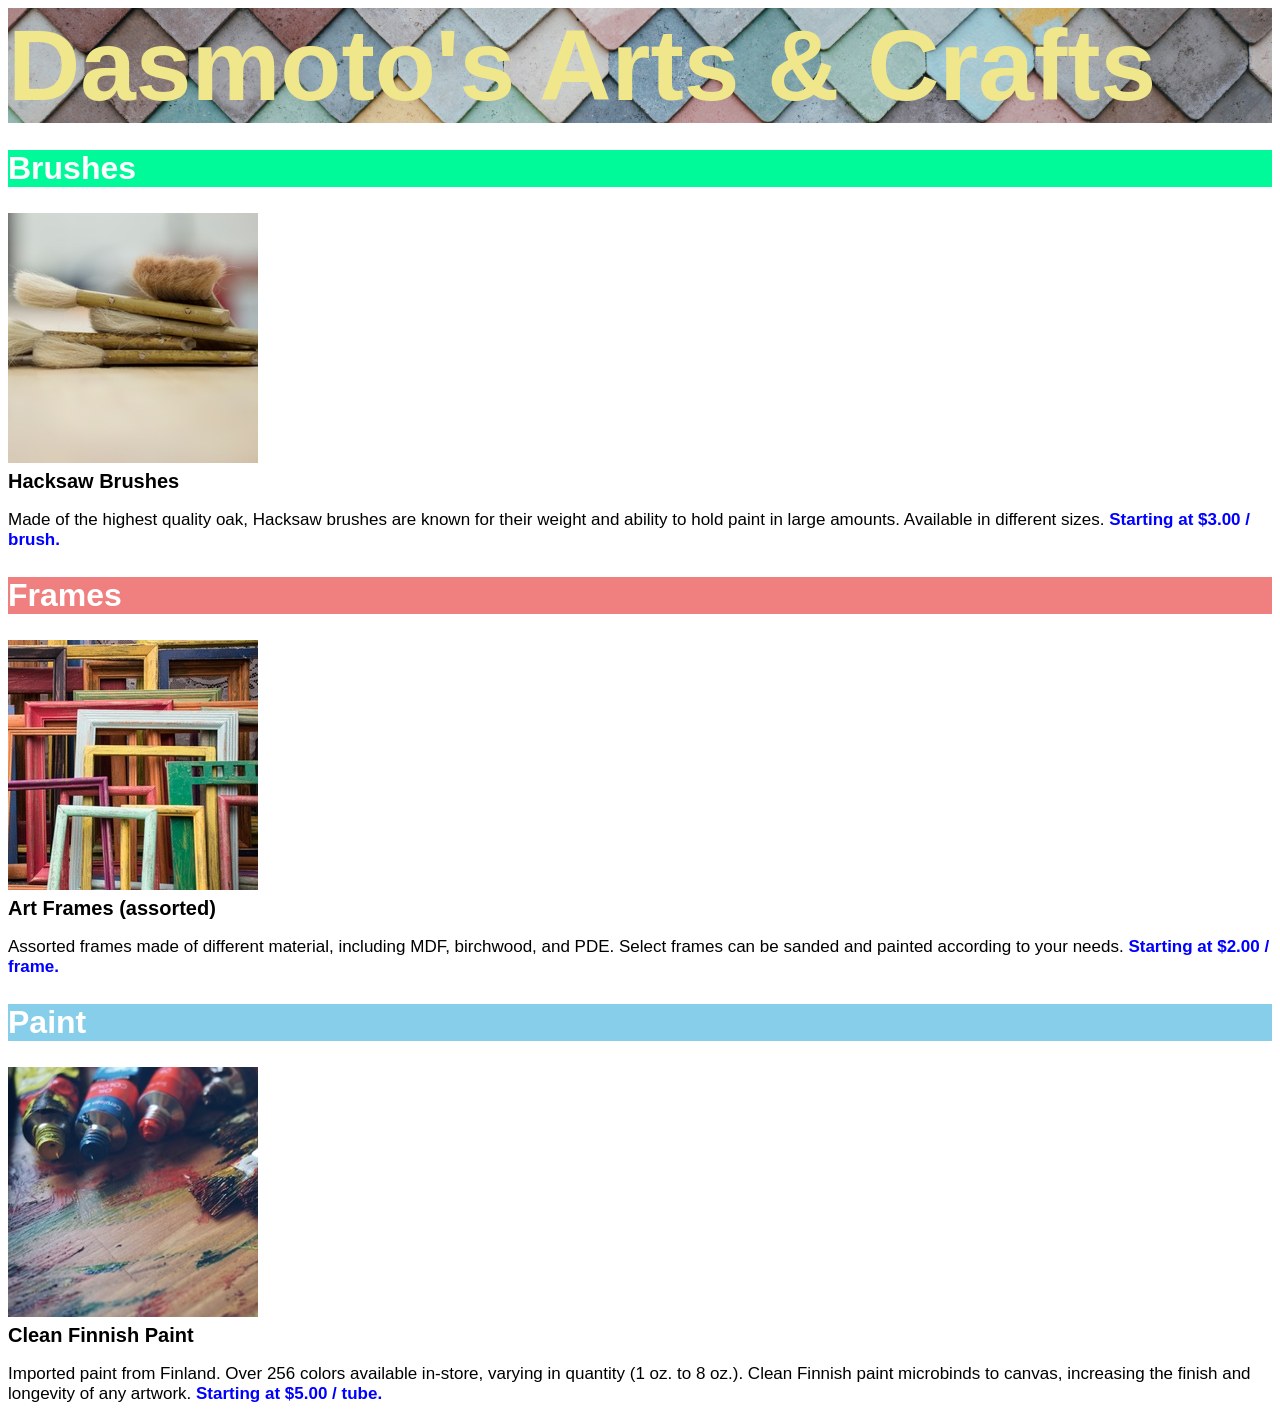
<file: 1.Project.ArtShop/index.html>
<!DOCTYPE html>
<html lang="en">
<head>
    <meta charset="UTF-8">
    <meta http-equiv="X-UA-Compatible" content="IE=edge">
    <meta name="viewport" content="width=device-width, initial-scale=1.0">
    <title>Dasmoto's Arts & Crafts</title>
    <link rel="stylesheet" href="./resources/css/style.css">
</head>
<body>
    <nav>
        <h1 class="bold">Dasmoto's Arts & Crafts</h1>
    </nav>
    <section class="brushes">
        <h2 class="bold">Brushes</h2>
        <img src="./resources/images/brushes.jpeg" alt="Brushes">
        <figcaption class="bold">Hacksaw Brushes</figcaption>
        <p>Made of the highest quality oak, Hacksaw brushes are known for their weight and ability to hold paint in large amounts. Available in different sizes. <span class="bold">Starting at $3.00 / brush.</span></p>
    </section>
    <section class="frames">
        <h2 class="bold">Frames</h2>
        <img src="./resources/images/frames.jpeg" alt="Frames">
        <figcaption class="bold">Art Frames (assorted)</figcaption>
        <p>Assorted frames made of different material, including MDF, birchwood, and PDE. Select frames can be sanded and painted according to your needs. <span class="bold"> Starting at $2.00 / frame.</span></p>
    </section>
    <section class="cleanFinnish">
        <h2 class="bold">Paint</h2>
        <img src="./resources/images/aquarels.jpeg" alt="Clean Finnish Paint">
        <figcaption class="bold">Clean Finnish Paint</figcaption>
        <p>Imported paint from Finland. Over 256 colors available in-store, varying in quantity (1 oz. to 8 oz.). Clean Finnish paint microbinds to canvas, increasing the finish and longevity of any artwork. <span class="bold"> Starting at $5.00 / tube. </span></p>
    </section>
    <footer>

    </footer>
</body>
</html>
</file>
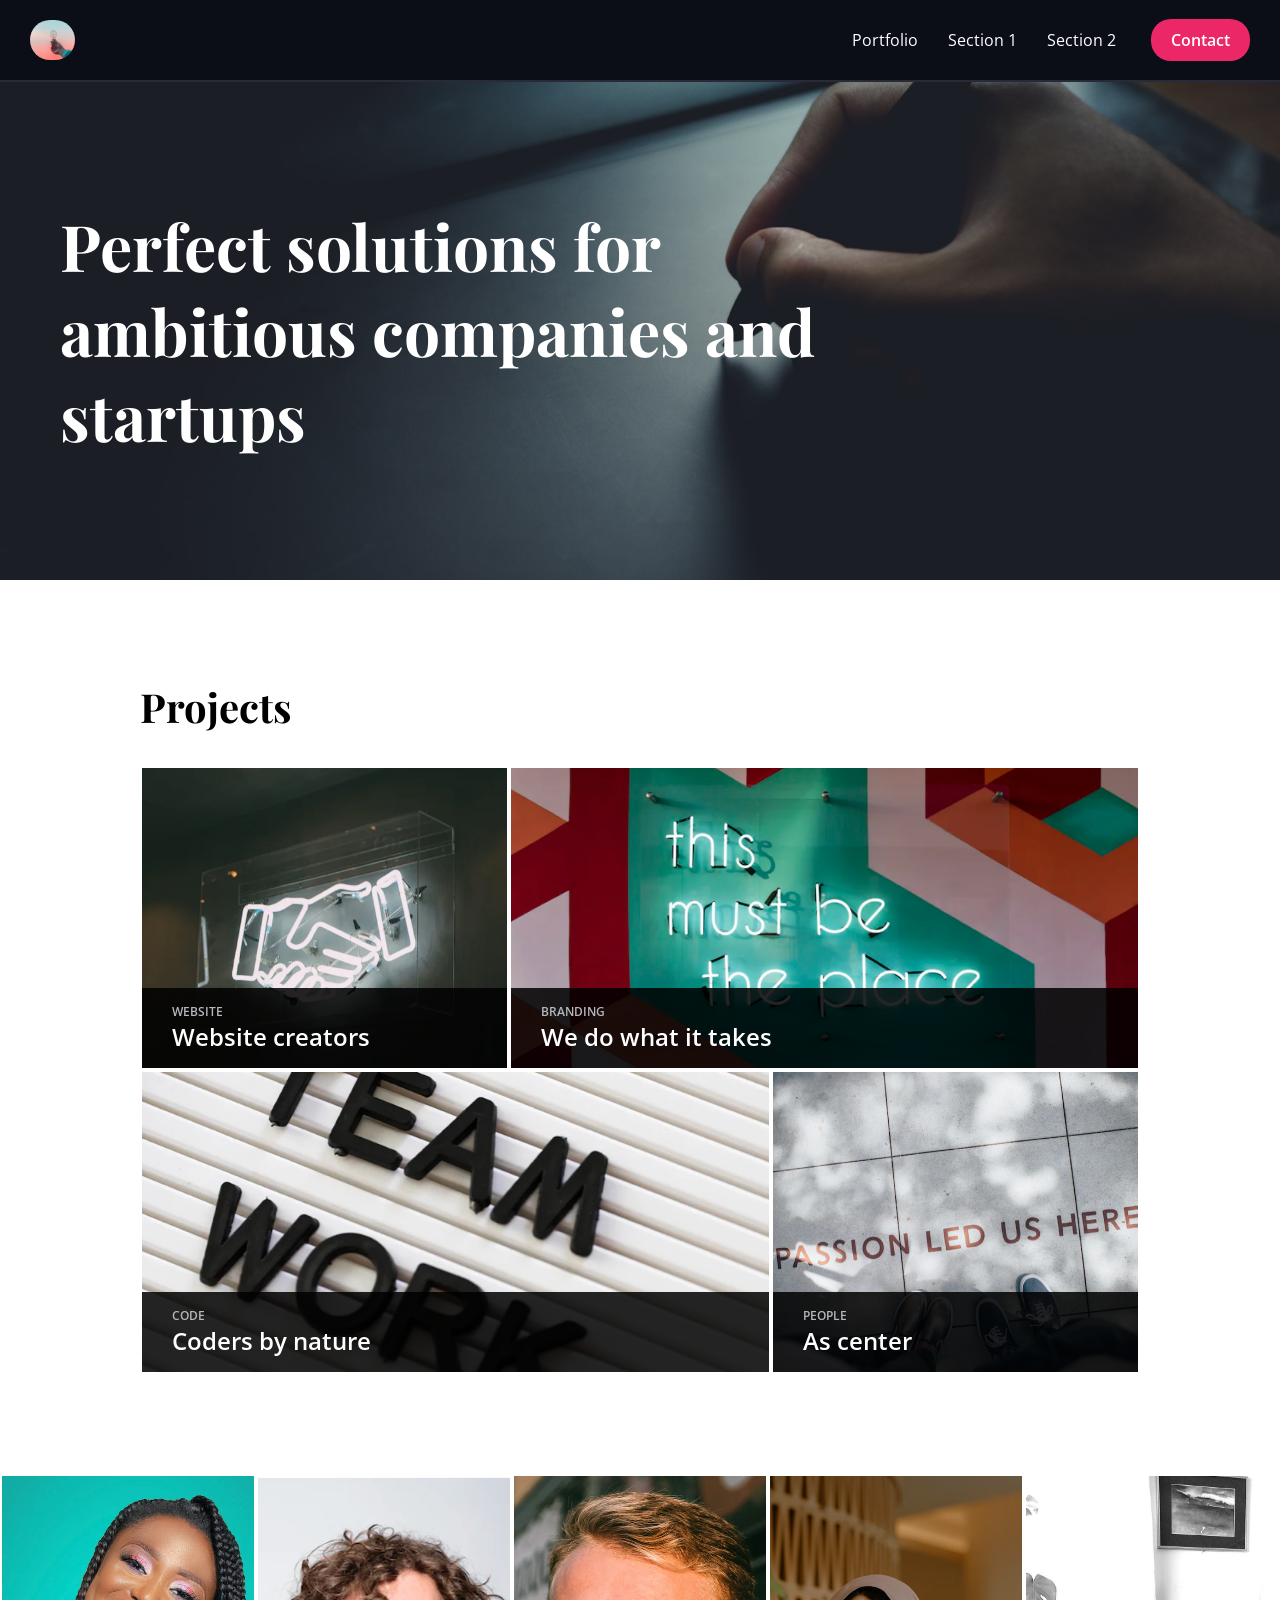
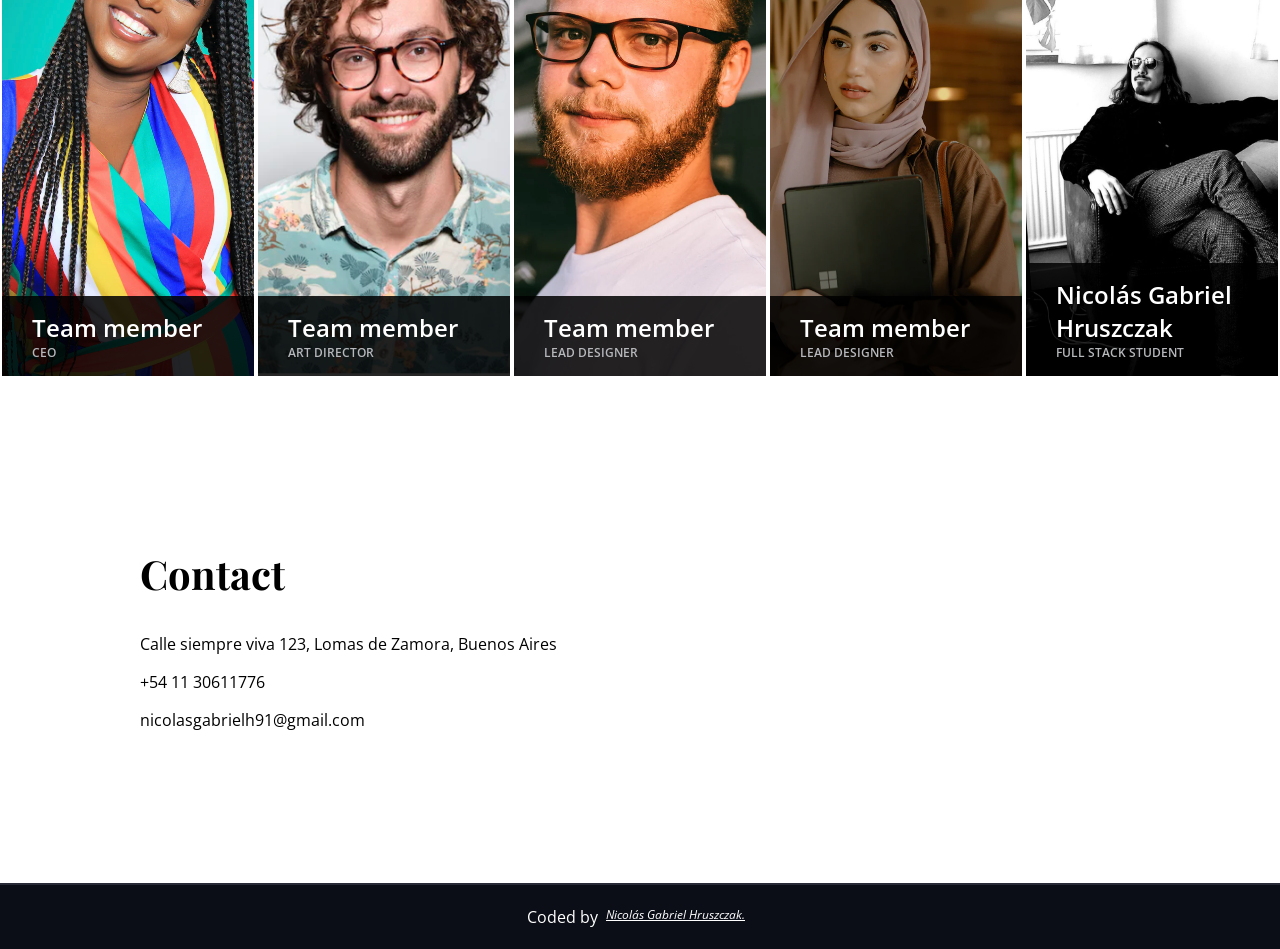
<file: 6.TemplateCompanySite/index.html>
<!DOCTYPE html>

<html lang="en">
  <head>
    <link rel="shortcut icon" href="./img/iconoJavaCafe.png" type="image/x-icon">
    <link href="./style/style.css" rel="stylesheet">
    <title>Random Company</title>
    <link rel="icon" href="./img/iconoJavaCafe.png" type="image/x-icon">   
    <meta name="viewport" content="width=device-width, initial-scale=1">  
  </head>

  <body>

    <nav>
      <img src="./img/idea.png" alt="Company logo" class="logo">
      <div class="links">
        <a href="https://nicolasgh91.github.io/Portfolio/">Portfolio</a>
        <a>Section 1</a>
        <a>Section 2</a>
        <button type="button">Contact</button>
        <div class="burgermenu"><img src="./img/burgerMenu.png"></div>
      </div>
    </nav>

    <header>
      <h1>Perfect solutions for ambitious companies and startups</h1>      
    </header>

    <section class="projects">
      <h2>Projects</h2>

      <div class="cases">
        <div class="case" id="goldenapple">
          <div class="description">
            <h4>Website</h4>
            <h3>Website creators</h3>
          </div>          
        </div>
        <div class="case" id="rostov">
          <div class="description">
            <h4>Branding</h4>
            <h3>We do what it takes</h3>
          </div>          
        </div>        
      </div>

      <div class="cases">
        <div class="case" id="maliy">
          <div class="description">
            <h4>Code</h4>
            <h3>Coders by nature</h3>
          </div>          
        </div>
        <div class="case" id="andybookstore">
          <div class="description">
            <h4>People</h4>
            <h3>As center</h3>
          </div>
          
        </div>
      </div>

    </section>

    <section class="team">
      <h2>Our Team</h2>
      <div class="teammates">
        <div class="teammate" id="mholmes">
          <div class="description">
            <h3>Team member</h3>
            <h4>CEO</h4>
          </div>
        </div>
        <div class="teammate" id="lbaker">
          <div class="description">
            <h3>Team member</h3>
            <h4>Art Director</h4>
          </div>
        </div>
        <div class="teammate" id="mcox">
          <div class="description">
            <h3>Team member</h3>
            <h4>Lead Designer</h4>
          </div>
        </div>
        <div class="teammate" id="abenson">
          <div class="description">
            <h3>Team member</h3>
            <h4>Lead Designer</h4>
          </div>
        </div>
        <div class="teammate" id="jshore">
          <div class="description">
            <h3>Nicolás Gabriel Hruszczak</h3>
            <h4>Full Stack Student</h4>
          </div>
        </div>
      </div>
    </section>

    <section class="contacts">
      <div class="content">
        <h2>Contact</h2>
        <p>Calle siempre viva 123, Lomas de Zamora, Buenos Aires</p>
        <p>+54 11 30611776</p>
        <p>nicolasgabrielh91@gmail.com</p>
      </div>
      <section class="map">
        <iframe src="https://www.google.com/maps/embed?pb=!1m14!1m12!1m3!1d52442.00398395403!2d-58.41984194999999!3d-34.76503185000001!2m3!1f0!2f0!3f0!3m2!1i1024!2i768!4f13.1!5e0!3m2!1ses!2sar!4v1674522755920!5m2!1ses!2sar" width="400" height="300" style="border:0;" allowfullscreen="" loading="lazy" referrerpolicy="no-referrer-when-downgrade"></iframe>
    </section>
    </section>

    <footer>
      <div class="attribution">
        Coded by <a class="attributionLinks" href="https://www.linkedin.com/in/nicol%C3%A1s-gabriel-hruszczak-516230a5/">Nicolás Gabriel Hruszczak.</a>
      </div>
    </footer>
    
  </body>
</html>
</file>
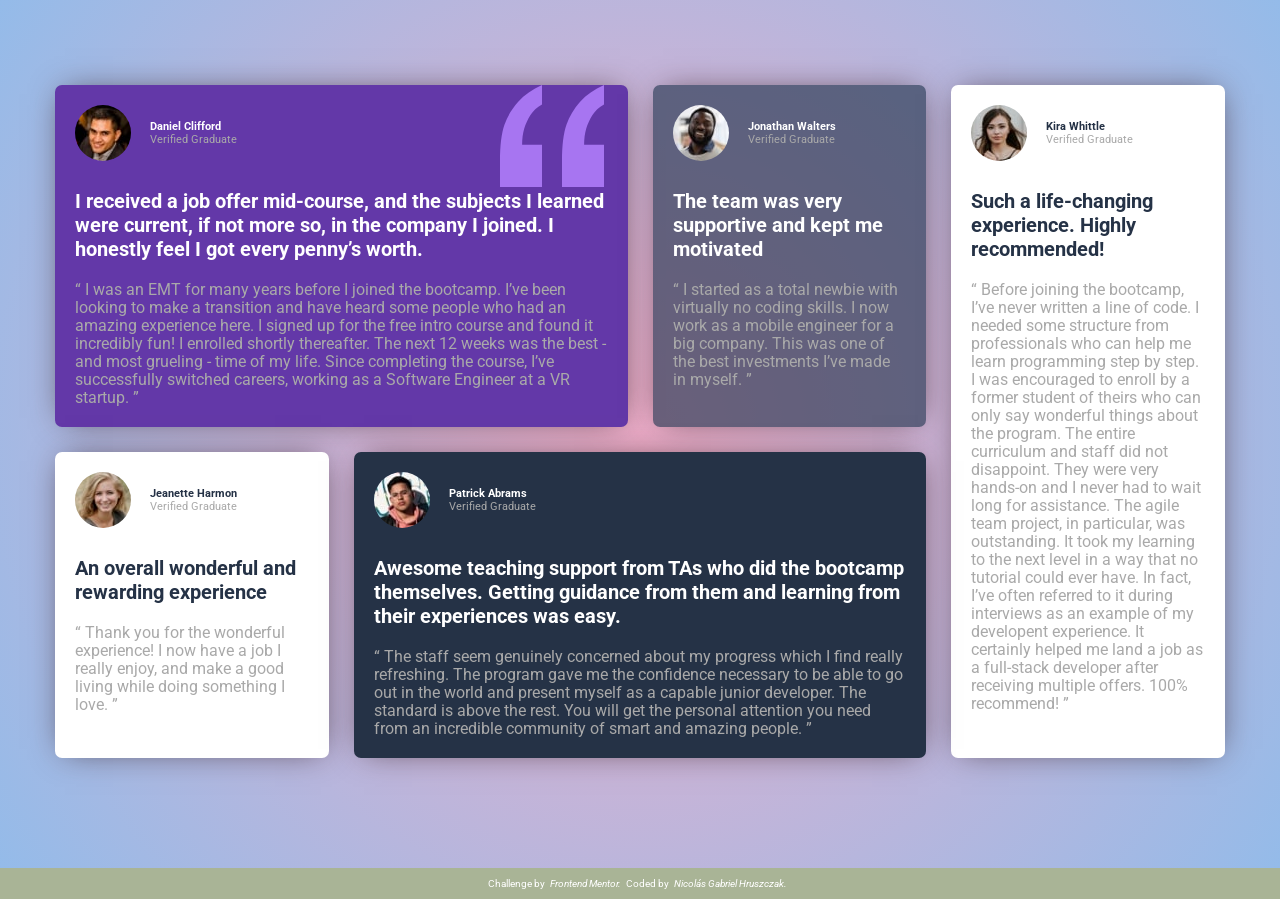
<file: 7.FrontEndMentor-TemplateWithGrid/index.html>
<!DOCTYPE html>
<html lang="en">
<head>
    <meta charset="UTF-8">
    <meta http-equiv="X-UA-Compatible" content="IE=edge">
    <meta name="viewport" content="width=device-width, initial-scale=1.0">
    <link rel="stylesheet" href="./css/style.css">
    <title>Frontend Mentor | [Testimonials Grid Section]</title>
</head>
<body>
    <main class="wrapper">
        <article class="card1">
                <img class="Avatar" src="./images/image-daniel.jpg" alt="AvatarDaniel">
                    <h4>Daniel Clifford</h4>
                        <span>Verified Graduate</span>
                            <h3>I received a job offer mid-course, and the subjects I learned were current, if not more so, 
                                in the company I joined. I honestly feel I got every penny’s worth.</h3>
                            <p>“ I was an EMT for many years before I joined the bootcamp. I’ve been looking to make a 
                                transition and have heard some people who had an amazing experience here. I signed up 
                                for the free intro course and found it incredibly fun! I enrolled shortly thereafter. 
                                The next 12 weeks was the best - and most grueling - time of my life. Since completing 
                                the course, I’ve successfully switched careers, working as a Software Engineer at a VR startup. ”
                            </p>
        </article>
        <article class="card2">
            <img class="Avatar" src="./images/image-jonathan.jpg" alt="AvatarJonathan">
                <h4>Jonathan Walters</h4>
                    <span>Verified Graduate</span>
                        <h3>The team was very supportive and kept me motivated</h3>
                        <p>
                            “ I started as a total newbie with virtually no coding skills. I now work as a mobile engineer 
                            for a big company. This was one of the best investments I’ve made in myself. ”
                        </p>
        </article>
        <article class="card3">
            <img class="Avatar" src="./images/image-kira.jpg" alt="AvatarKira">
                <h4>Kira Whittle</h4>
                    <span>Verified Graduate</span>
                        <h3>Such a life-changing experience. Highly recommended!</h3>
                        <p>“ Before joining the bootcamp, I’ve never written a line of code. I needed some structure from 
                            professionals who can help me learn programming step by step. I was encouraged to enroll by a former 
                            student of theirs who can only say wonderful things about the program. The entire curriculum and staff 
                            did not disappoint. They were very hands-on and I never had to wait long for assistance. The agile team 
                            project, in particular, was outstanding. It took my learning to the next level in a way that no tutorial 
                            could ever have. In fact, I’ve often referred to it during interviews as an example of my developent 
                            experience. It certainly helped me land a job as a full-stack developer after receiving multiple offers. 
                            100% recommend! ”
                        </p>
        </article>
        <article class="card4">
            <img class="Avatar" src="./images/image-jeanette.jpg" alt="AvatarJeanette">
                <h4>Jeanette Harmon</h4>
                    <span>Verified Graduate</span>
                        <h3>An overall wonderful and rewarding experience</h3>
                        <p>
                            “ Thank you for the wonderful experience! I now have a job I really enjoy, and make a good living 
                            while doing something I love. ”
                        </p>
        </article>
        <article class="card5">
            <img class="Avatar" src="./images/image-patrick.jpg" alt="AvatarPatrick">
                <h4>Patrick Abrams</h4>
                    <span>Verified Graduate</span>
                        <h3>Awesome teaching support from TAs who did the bootcamp themselves. Getting guidance from them and 
                            learning from their experiences was easy.</h3>
                        <p>
                            “ The staff seem genuinely concerned about my progress which I find really refreshing. The program 
                            gave me the confidence necessary to be able to go out in the world and present myself as a capable 
                            junior developer. The standard is above the rest. You will get the personal attention you need from 
                            an incredible community of smart and amazing people. ”
                        </p>
        </article>
    </main>
    <div class="attribution">
        Challenge by<a class="attributionLinks" href="https://www.frontendmentor.io?ref=challenge" target="_blank">  Frontend Mentor.</a>
        Coded by <a class="attributionLinks" href="https://www.linkedin.com/in/nicol%C3%A1s-gabriel-hruszczak-516230a5/">Nicolás Gabriel Hruszczak.</a>
      </div>
</body>
</html>
</file>
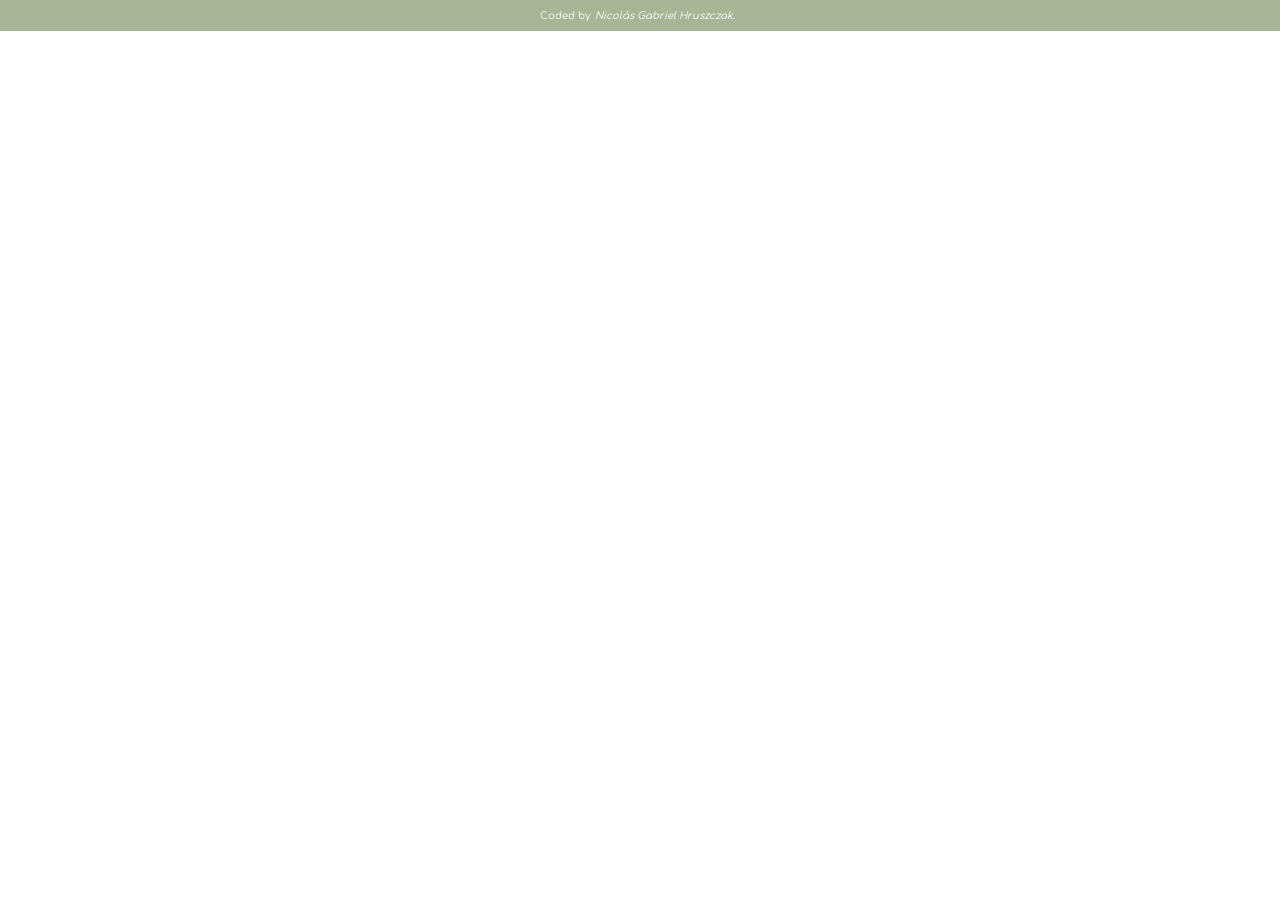
<file: *.ProjectPrototype/HTML/index.html>
<!DOCTYPE html>
<html lang="en">
    <head>
        <meta charset="UTF-8">
        <meta http-equiv="X-UA-Compatible" content="IE=edge">
        <meta name="viewport" content="width=device-width, initial-scale=1.0">
        <title></title>
        <link rel="stylesheet" href="../resources/CSS/stylesheet.css">
    </head>
    <body>
        <nav>

        </nav>
        <header>

        </header>           
        <main>

        </main>
        <footer>

        </footer>
        <div class="attribution">
            Coded by <a class="attributionLinks" href="https://www.linkedin.com/in/nicolasgabrielhruszczak">Nicolás Gabriel Hruszczak.</a>
        </div>
        <script src="../resources/JS/app.js"></script>
    </body>
</html>
</file>
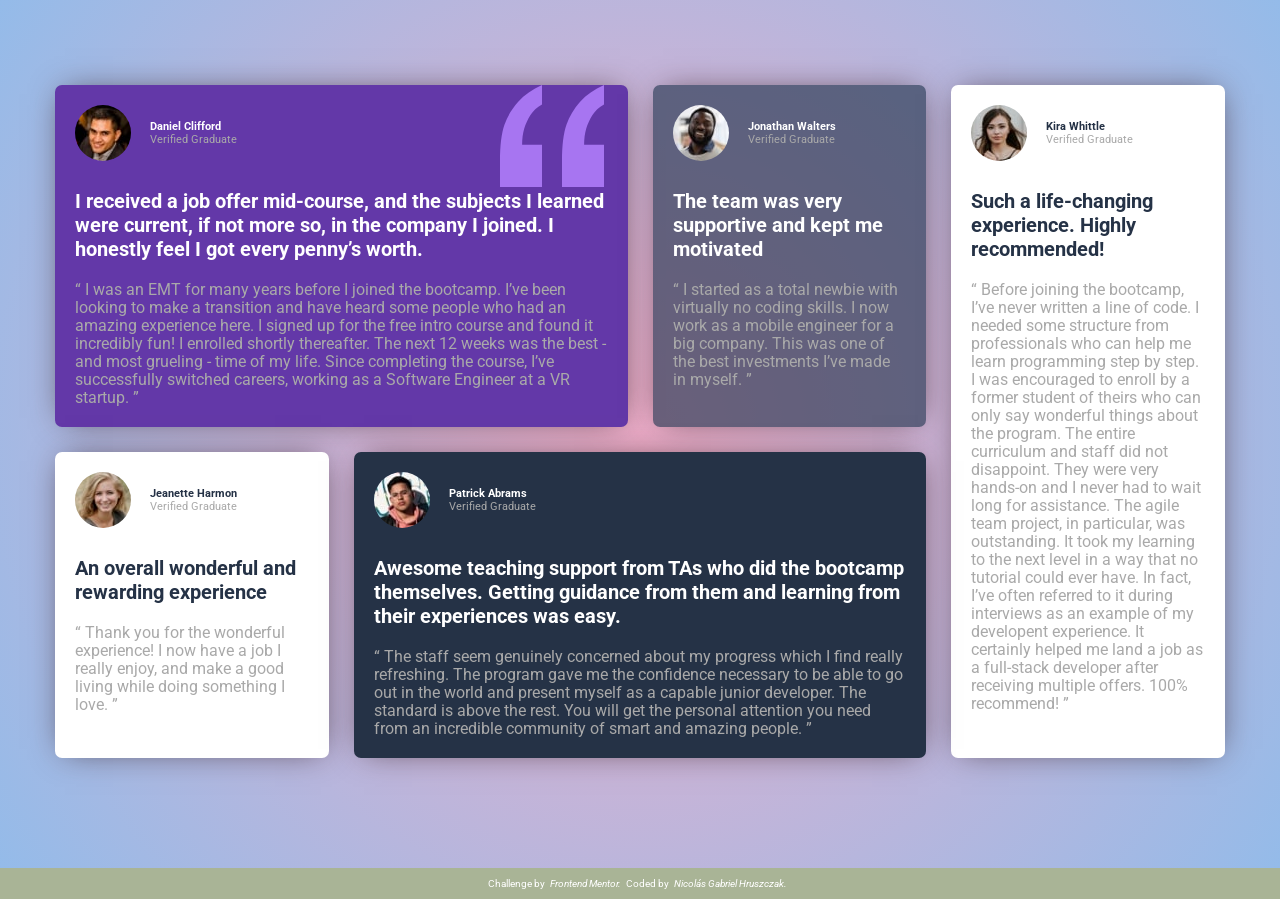
<file: 7.FrontEndMentor-TemplateWithGrid/testimonials-grid-section-main/index.html>
<!DOCTYPE html>
<html lang="en">
<head>
    <meta charset="UTF-8">
    <meta http-equiv="X-UA-Compatible" content="IE=edge">
    <meta name="viewport" content="width=device-width, initial-scale=1.0">
    <link rel="stylesheet" href="./css/style.css">
    <title>Frontend Mentor | [Testimonials Grid Section]</title>
</head>
<body>
    <main class="wrapper">
        <article class="card1">
                <img class="Avatar" src="./images/image-daniel.jpg" alt="AvatarDaniel">
                    <h4>Daniel Clifford</h4>
                        <span>Verified Graduate</span>
                            <h3>I received a job offer mid-course, and the subjects I learned were current, if not more so, 
                                in the company I joined. I honestly feel I got every penny’s worth.</h3>
                            <p>“ I was an EMT for many years before I joined the bootcamp. I’ve been looking to make a 
                                transition and have heard some people who had an amazing experience here. I signed up 
                                for the free intro course and found it incredibly fun! I enrolled shortly thereafter. 
                                The next 12 weeks was the best - and most grueling - time of my life. Since completing 
                                the course, I’ve successfully switched careers, working as a Software Engineer at a VR startup. ”
                            </p>
        </article>
        <article class="card2">
            <img class="Avatar" src="./images/image-jonathan.jpg" alt="AvatarJonathan">
                <h4>Jonathan Walters</h4>
                    <span>Verified Graduate</span>
                        <h3>The team was very supportive and kept me motivated</h3>
                        <p>
                            “ I started as a total newbie with virtually no coding skills. I now work as a mobile engineer 
                            for a big company. This was one of the best investments I’ve made in myself. ”
                        </p>
        </article>
        <article class="card3">
            <img class="Avatar" src="./images/image-kira.jpg" alt="AvatarKira">
                <h4>Kira Whittle</h4>
                    <span>Verified Graduate</span>
                        <h3>Such a life-changing experience. Highly recommended!</h3>
                        <p>“ Before joining the bootcamp, I’ve never written a line of code. I needed some structure from 
                            professionals who can help me learn programming step by step. I was encouraged to enroll by a former 
                            student of theirs who can only say wonderful things about the program. The entire curriculum and staff 
                            did not disappoint. They were very hands-on and I never had to wait long for assistance. The agile team 
                            project, in particular, was outstanding. It took my learning to the next level in a way that no tutorial 
                            could ever have. In fact, I’ve often referred to it during interviews as an example of my developent 
                            experience. It certainly helped me land a job as a full-stack developer after receiving multiple offers. 
                            100% recommend! ”
                        </p>
        </article>
        <article class="card4">
            <img class="Avatar" src="./images/image-jeanette.jpg" alt="AvatarJeanette">
                <h4>Jeanette Harmon</h4>
                    <span>Verified Graduate</span>
                        <h3>An overall wonderful and rewarding experience</h3>
                        <p>
                            “ Thank you for the wonderful experience! I now have a job I really enjoy, and make a good living 
                            while doing something I love. ”
                        </p>
        </article>
        <article class="card5">
            <img class="Avatar" src="./images/image-patrick.jpg" alt="AvatarPatrick">
                <h4>Patrick Abrams</h4>
                    <span>Verified Graduate</span>
                        <h3>Awesome teaching support from TAs who did the bootcamp themselves. Getting guidance from them and 
                            learning from their experiences was easy.</h3>
                        <p>
                            “ The staff seem genuinely concerned about my progress which I find really refreshing. The program 
                            gave me the confidence necessary to be able to go out in the world and present myself as a capable 
                            junior developer. The standard is above the rest. You will get the personal attention you need from 
                            an incredible community of smart and amazing people. ”
                        </p>
        </article>
    </main>
    <div class="attribution">
        Challenge by<a class="attributionLinks" href="https://www.frontendmentor.io?ref=challenge" target="_blank">  Frontend Mentor.</a>
        Coded by <a class="attributionLinks" href="#">Nicolás Gabriel Hruszczak.</a>
      </div>
</body>
</html>
</file>
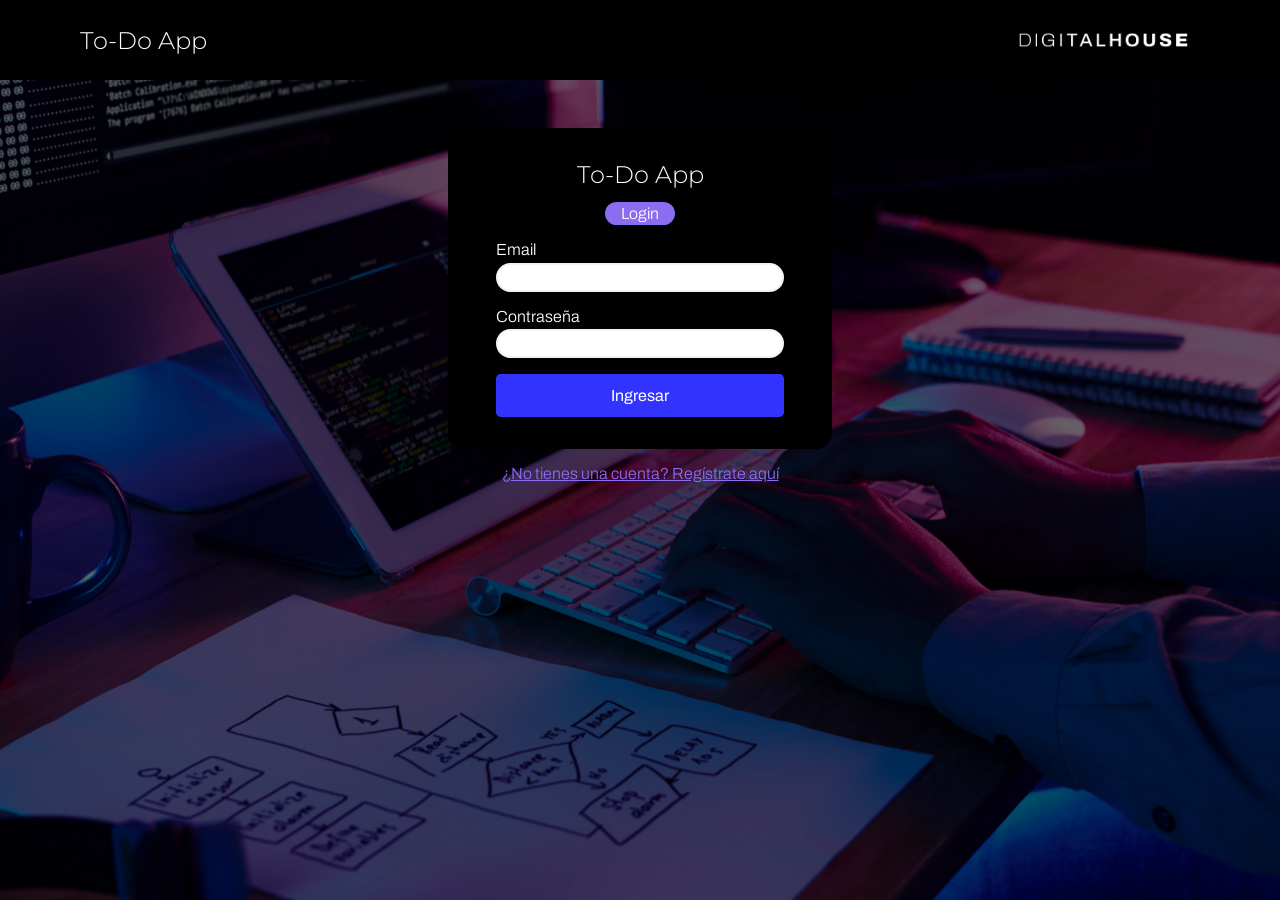
<file: 8.ToDo-App-JavaScript-DigitalHouse/ToDo-App-finalizada/index.html>
<!DOCTYPE html>
<html lang="es">

<head>
  <meta charset="UTF-8">
  <meta http-equiv="X-UA-Compatible" content="IE=edge">
  <meta name="viewport" content="width=device-width, initial-scale=1.0">
  <title>ToDo App</title>
  <link rel="icon" type="image/x-icon" href="./assets/DH_Logo_Black.png">
  <meta name="description" content="Digital House CTD | Proyecto integrador | FRONTEND II"/>


  <!-- ---------------- estilos compartidos de login y signup ---------------- -->
  <link rel="stylesheet" href="./css/loginSignupStyles.css">

  <!-- ---------------------- logica aplicada en login ----------------------- -->
  <script src="./scripts/utils.js"></script>
  <script src="./scripts/login.js"></script>

</head>

<body>

  <header class="container">
    <nav>
      <h1>To-Do App</h1>
      <img src="./assets/DigitalHouse_Logo_White.png" alt="logo DH">
    </nav>
  </header>

  <div class="container">
    <form>
      <div class="form-header">
        <h2>To-Do App</h2>
        <p class="rounded">Login</p>
      </div>

      <label>Email</label>
      <input id="inputEmail" type="text">
      <label>Contraseña</label>
      <input id="inputPassword" type="password">

      <button type="submit">Ingresar</button>

    </form>

    <div class="ingresarA">
      <a href="signup.html">¿No tienes una cuenta? Regístrate aquí</a>
    </div>

  </div>

</body>

</html>
</file>
<file: 1.Project.ArtShop/resources/css/style.css>
*{
    font-family: Arial, Helvetica, sans-serif;
    font-size: 62.5%;
}
nav{
    background-image: url("../images/img1-bunchOfColors.jpeg");
    background-size: cover;
}
h1{
    font-size: 10rem;
    text-align: center;
    color: khaki;
    display: inline;
}
h2{
    font-size: 3.2rem;
    color: white;
}

.bold{
    font-weight: bold;
}

.brushes h2{
    background-color: mediumspringgreen;
}

.frames h2{
    background-color: lightcoral;
}

.cleanFinnish h2{
    background-color: skyblue;
}
p, span{
    font-size: 1.7rem;
}

figcaption{
    font-size: 2rem;
    margin-top: 6px;
}
span{
    color: blue;
}
</file>
<file: 6.TemplateCompanySite/style/style.css>
@import url('https://fonts.googleapis.com/css2?family=Open+Sans:wght@300;400;600&family=Playfair+Display:wght@700&display=swap');


/* Global styles*/

* {
    font-family: 'Open Sans', sans-serif;
    font-size: 16px;
    font-weight: 400;
}

body {
    margin: 0;
}

.attribution {
    display: flex;
    justify-content: center;
    color: white;
    padding: 1rem 0;
  }
  
  .attributionLinks{
    color: white;
    padding: 0 0.5rem;
    font-style: italic;
  }

h1,
h2 {
    font-family: "Playfair Display", serif;
    font-weight: 700;
}

h1 {
    font-size: 4rem;
}

h2 {
    font-size: 2.5rem;
}

h3 {
    font-size: 1.5rem;
    margin: 0;
    font-weight: 600;
}

h4 {
    text-transform: uppercase;
    font-size: 0.75rem;
    font-weight: 600;
    margin: 0;
    color: #B7B8BC;
}

.case,
.teammate {
    border: 2px solid white;
}

.description {
    background-color: rgba(0, 0, 0, 0.85);
    color: white;
    width: 100%;
    margin: 0;
    padding: 15px 30px;
}

section.projects,
section.contacts {
    max-width: 1000px;
    margin: 100px auto;
    padding: 0 20px;
}

nav,
footer,
header {
    background-color:#0B0D17;
}


/* Navigation */

nav {
    height: 80px;
    position: fixed;    
    width: 100%;
    color: #FBFBFC;
    display: flex;
    justify-content: space-between;
    align-items: center;
    border-bottom: 2px solid #282B37; 
}

img.logo {
    height: 40px;
    margin: 10px 0;
    margin-left: 30px;
    border-radius: 20px;
}

nav .links {
    margin: 0 30px;
    display: flex;
    align-items: center;
}

nav a {
    margin: 15px;
    text-decoration: none;
    color: white;
}

nav button {
    background-color: #ec2768;
    color: white;
    padding: 10px 20px;
    border: none;
    border-radius: 20px;
    font-weight: 600;
    margin-left: 20px;
}

.burgermenu {
    margin: auto;
    margin-left: 10px;
    display: none;    
}

.burgermenu img {
    height: 30px;
    width: 40px;
    padding: 10px 5px;
}

@media only screen and (max-width: 768px) {
    .links a {
        display: none;
    }

    nav .burgermenu {
        display: inline-block;
    }

    h1 {
        font-size: 3rem;
    }

    nav button {
        display: none;
    }

}

/* Header */

header {
    background-image: url("../img/cover-hand-writing.jpeg");
    background-repeat: no-repeat;
    background-position: center;
    background-size: cover;
    min-height: 500px;
    color: white;
    display: flex;
    align-items: center;
    padding-top: 80px;
}
 
header h1 {
    max-width: 800px;
    margin: 60px;
}

/* Projects */

.cases {
    display: flex;
    flex-wrap: wrap;
}

.case {    
    width: 300px;
    min-height: 300px;
    display: flex;
    align-items: flex-end;
}

#goldenapple {
    background-image: url("../img/Handshake.png");
    background-repeat: no-repeat;
    background-position: center;
    background-size: cover;
    flex-grow: 1;
}

#rostov {
    background-image: url("../img/thisMustBeThePlace.png");
    background-repeat: no-repeat;
    background-position: center;
    background-size: cover;
    flex-grow: 5;
}

#maliy {
    background-image: url("../img/TeamWork.png");
    background-repeat: no-repeat;
    background-position: center;
    background-size: cover;
    flex-grow: 5;
}

#andybookstore {
    background-image: url("../img/PassionLedUsHere.png");
    background-repeat: no-repeat;
    background-position: center;
    background-size: cover;
    flex-grow: 1;
}



/* Team */

.team h2 {
    display: none;
}

.teammates {
    display: flex;
    flex-wrap: wrap;
}

.teammate {
    width: 250px;
    height: 500px;
    display: flex;
    align-items: flex-end;
    flex-grow: 1;
}

#mholmes {
    background-image: url("../img/Alice.png");
    background-position: center;
    background-repeat: no-repeat;
    background-size: cover;
}

#lbaker {
    background-image: url("../img/Guillerme.png");
    background-position: center;
    background-repeat: no-repeat;
    background-size: cover;
}

#mcox {
    background-image: url("../img/Jhon.png");
    background-position: center;
    background-repeat: no-repeat;
    background-size: cover;
}

#abenson {
    background-image: url("../img/Jasmine.png");
    background-position: center;
    background-repeat: no-repeat;
    background-size: cover;
}

#jshore {
    background-image: url("../img/PeloLargo.jpeg");
    background-position: center;
    background-repeat: no-repeat;
    background-size: cover;
}

.map{
    
}


/* Contacts */

section.contacts {
    display: flex;
    justify-content: space-between;
    align-items: center;
    flex-wrap: wrap;
}

.contacts img {
    width: 280px;
    height: auto;
    flex-grow: 2;
}

.contacts .content {
    width: 280px;
    padding-right: 40px;
    margin: 20px 0;
    flex-grow: 1;
}


/* Copyright */

footer {          
    padding: 5px 30px;
    border-top: 2px solid #282B37;
}

footer p,
footer a {
    font-size: 0.75rem;
    text-align: center;
    color: #797A7F; 
}



/* Media queries */
</file>
<file: 7.FrontEndMentor-TemplateWithGrid/css/style.css>
@import url("https://fonts.googleapis.com/css2?family=Be+Vietnam+Pro:wght@100;200;300;400;500;600;700;800&family=Roboto:wght@100;300;400;500;700&display=swap");
* {
  box-sizing: border-box;
  margin: 0;
}

html {
  font-size: 62.5%;
  font-family: "Roboto", sans-serif;
}

body {
  -webkit-font-smoothing: antialiased;
}

.attribution {
  display: flex;
  justify-content: center;
  background-color: rgba(85, 107, 47, 0.5);
  color: hsl(0deg, 0%, 100%);
  padding: 1rem 0;
}

.attributionLinks {
  text-decoration: none;
  color: hsl(0deg, 0%, 100%);
  padding: 0 0.5rem;
  font-style: italic;
}

/* Box-shadow para tarjetas
box-shadow: 1px 0px 31px -9px rgba(46,20,20,0.75);
-webkit-box-shadow: 1px 0px 31px -9px rgba(46,20,20,0.75);
-moz-box-shadow: 1px 0px 31px -9px rgba(46,20,20,0.75);
            */
.wrapper {
  background: rgb(238, 174, 202);
  background: radial-gradient(circle, rgb(238, 174, 202) 0%, rgb(148, 187, 233) 100%);
  display: grid;
  gap: 25px;
  grid-template-columns: 30px 1fr 1fr 1fr 1fr 30px;
  grid-template-rows: 60px auto auto auto auto auto 60px;
  text-align: left;
}

.card1,
.card2,
.card3,
.card4,
.card5 {
  border-radius: 7px;
  box-shadow: 1px 0px 31px -9px rgba(46, 20, 20, 0.75);
  -webkit-box-shadow: 1px 0px 31px -9px rgba(46, 20, 20, 0.75);
  -moz-box-shadow: 1px 0px 31px -9px rgba(46, 20, 20, 0.75);
}
.card1 p,
.card1 span,
.card2 p,
.card2 span,
.card3 p,
.card3 span,
.card4 p,
.card4 span,
.card5 p,
.card5 span {
  color: darkgray;
}

.card1 {
  background-color: hsl(263deg, 50%, 44%);
  background-image: url("../images/bg-pattern-quotation.svg");
  background-repeat: no-repeat;
  background-position-x: 95%;
  grid-column: 2/4;
  grid-row: 2/4;
}
.card1 h3,
.card1 h4 {
  color: white;
}

.card2 {
  background-color: hsla(217deg, 34%, 24%, 0.664);
  grid-column: 4/5;
  grid-row: 2/4;
}
.card2 h3,
.card2 h4 {
  color: white;
}

.card3 {
  background-color: hsl(0deg, 0%, 100%);
  grid-column: 5/6;
  grid-row: 2/6;
}
.card3 h3,
.card3 h4 {
  color: hsl(217deg, 30%, 21%);
}

.card4 {
  background-color: hsl(0deg, 0%, 100%);
  grid-column: 2/3;
  grid-row: 4/6;
}
.card4 h3,
.card4 h4 {
  color: hsl(217deg, 30%, 21%);
}

.card5 {
  background-color: hsl(217deg, 30%, 21%);
  grid-column: 3/5;
  grid-row: 4/6;
}
.card5 h3,
.card5 h4 {
  color: white;
}

.Avatar {
  border-radius: 50%;
  margin: 2rem 2rem 0 2rem;
}

h4,
span {
  bottom: 43px;
  font-size: 1.1rem;
  left: 95px;
  margin-right: 2rem;
  position: relative;
}

h3 {
  font-size: 2rem;
  margin: 0rem 2rem;
}

p {
  font-size: 1.6rem;
  line-height: 1.8rem;
  margin: 2rem;
}

/*grid-template-columns: 30px 1fr 1fr 1fr 1fr 30px;
  grid-template-rows: 30px 1fr 1fr 1fr 1fr  30px; */
@media screen and (max-width: 700px) {
  .card1 {
    grid-column: 2/6;
    grid-row: 2/3;
  }

  .card2 {
    grid-column: 2/6;
    grid-row: 3/3;
    height: fit-content;
  }

  .card3 {
    grid-column: 2/6;
    grid-row: 4/5;
  }

  .card4 {
    grid-column: 2/6;
    grid-row: 5/5;
    height: fit-content;
  }

  .card5 {
    grid-column: 2/6;
    grid-row: 6/7;
    height: fit-content;
  }
}

/*# sourceMappingURL=style.css.map */
</file>
<file: *.ProjectPrototype/resources/CSS/stylesheet.css>
@import url('https://fonts.googleapis.com/css2?family=Comfortaa:wght@300;400;500;600;700&display=swap');

* {
  box-sizing: border-box;
  margin: 0;
}

html {
  font-size: 62.5%;
  font-family: 'Comfortaa', cursive;
}

.attribution {
  display: flex;
  justify-content: center;
  background-color: rgba(85, 107, 47, 0.5);
  color: hsl(0deg, 0%, 100%);
  padding: 1rem 0;
}

.attributionLinks {
  text-decoration: none;
  color: hsl(0deg, 0%, 100%);
  padding: 0 0.5rem;
  font-style: italic;
}
</file>
<file: 7.FrontEndMentor-TemplateWithGrid/testimonials-grid-section-main/css/style.css>
@import url("https://fonts.googleapis.com/css2?family=Be+Vietnam+Pro:wght@100;200;300;400;500;600;700;800&family=Roboto:wght@100;300;400;500;700&display=swap");
* {
  box-sizing: border-box;
  margin: 0;
}

html {
  font-size: 62.5%;
  font-family: "Roboto", sans-serif;
}

body {
  -webkit-font-smoothing: antialiased;
}

.attribution {
  display: flex;
  justify-content: center;
  background-color: rgba(85, 107, 47, 0.5);
  color: hsl(0deg, 0%, 100%);
  padding: 1rem 0;
}

.attributionLinks {
  text-decoration: none;
  color: hsl(0deg, 0%, 100%);
  padding: 0 0.5rem;
  font-style: italic;
}

/* Box-shadow para tarjetas
box-shadow: 1px 0px 31px -9px rgba(46,20,20,0.75);
-webkit-box-shadow: 1px 0px 31px -9px rgba(46,20,20,0.75);
-moz-box-shadow: 1px 0px 31px -9px rgba(46,20,20,0.75);
            */
.wrapper {
  background: rgb(238, 174, 202);
  background: radial-gradient(circle, rgb(238, 174, 202) 0%, rgb(148, 187, 233) 100%);
  display: grid;
  gap: 25px;
  grid-template-columns: 30px 1fr 1fr 1fr 1fr 30px;
  grid-template-rows: 60px auto auto auto auto auto 60px;
  text-align: left;
}

.card1,
.card2,
.card3,
.card4,
.card5 {
  border-radius: 7px;
  box-shadow: 1px 0px 31px -9px rgba(46, 20, 20, 0.75);
  -webkit-box-shadow: 1px 0px 31px -9px rgba(46, 20, 20, 0.75);
  -moz-box-shadow: 1px 0px 31px -9px rgba(46, 20, 20, 0.75);
}
.card1 p,
.card1 span,
.card2 p,
.card2 span,
.card3 p,
.card3 span,
.card4 p,
.card4 span,
.card5 p,
.card5 span {
  color: darkgray;
}

.card1 {
  background-color: hsl(263deg, 50%, 44%);
  background-image: url("../images/bg-pattern-quotation.svg");
  background-repeat: no-repeat;
  background-position-x: 95%;
  grid-column: 2/4;
  grid-row: 2/4;
}
.card1 h3,
.card1 h4 {
  color: white;
}

.card2 {
  background-color: hsla(217deg, 34%, 24%, 0.664);
  grid-column: 4/5;
  grid-row: 2/4;
}
.card2 h3,
.card2 h4 {
  color: white;
}

.card3 {
  background-color: hsl(0deg, 0%, 100%);
  grid-column: 5/6;
  grid-row: 2/6;
}
.card3 h3,
.card3 h4 {
  color: hsl(217deg, 30%, 21%);
}

.card4 {
  background-color: hsl(0deg, 0%, 100%);
  grid-column: 2/3;
  grid-row: 4/6;
}
.card4 h3,
.card4 h4 {
  color: hsl(217deg, 30%, 21%);
}

.card5 {
  background-color: hsl(217deg, 30%, 21%);
  grid-column: 3/5;
  grid-row: 4/6;
}
.card5 h3,
.card5 h4 {
  color: white;
}

.Avatar {
  border-radius: 50%;
  margin: 2rem 2rem 0 2rem;
}

h4,
span {
  bottom: 43px;
  font-size: 1.1rem;
  left: 95px;
  margin-right: 2rem;
  position: relative;
}

h3 {
  font-size: 2rem;
  margin: 0rem 2rem;
}

p {
  font-size: 1.6rem;
  line-height: 1.8rem;
  margin: 2rem;
}

/*grid-template-columns: 30px 1fr 1fr 1fr 1fr 30px;
  grid-template-rows: 30px 1fr 1fr 1fr 1fr  30px; */
@media screen and (max-width: 700px) {
  .card1 {
    grid-column: 2/6;
    grid-row: 2/3;
  }

  .card2 {
    grid-column: 2/6;
    grid-row: 3/3;
    height: fit-content;
  }

  .card3 {
    grid-column: 2/6;
    grid-row: 4/5;
  }

  .card4 {
    grid-column: 2/6;
    grid-row: 5/5;
    height: fit-content;
  }

  .card5 {
    grid-column: 2/6;
    grid-row: 6/7;
    height: fit-content;
  }
}

/*# sourceMappingURL=style.css.map */
</file>
<file: 8.ToDo-App-JavaScript-DigitalHouse/ToDo-App-finalizada/css/loginSignupStyles.css>
@import url('./globalStyles.css');

body {
    background-image: url('../assets/wallpaper1.jpg');
    background-repeat: no-repeat;
    background-position: center;
    background-size: cover;
    /* capa sobre fondo */
    box-shadow: inset 0 0 0 1000px rgba(0, 0, 0, .6);

}

header {
    background-color: var(--negro);
    height: 5rem;
    margin-bottom: 3rem;
}

nav {
    padding: 1rem;
    height: 100%;
    display: flex;
    justify-content: space-between;
    align-items: center;
}

nav h1 span {
    font-weight: 300;
    font-size: 1rem;
    color: var(--lila);
}
nav img {
    display: block;
    height: 80%;
}

.container {
    padding: 0 5%;
}

form {
    background-color: var(--negro);
    max-width: 24rem;
    margin: 0 auto;
    padding: 2rem 3rem;
    border-radius: 1rem;
    display: flex;
    flex-direction: column;
}


.form-header {
    display: flex;
    flex-direction: column;
    align-items: center;
    margin-bottom: 1rem;
}

.form-header h2 {
    margin-bottom: .8rem;
}

.form-header p {
    background-color: var(--lila);
    padding: .2rem 1rem;
}

form label {
    margin-bottom: .3rem;
}

form input {
    border-radius: 100vh;
    margin-bottom: 1rem;
    padding: .3rem 1rem;
    border: 2px solid var(--app-grey);
}

form input:focus {
    outline: none;
    border: 2px solid var(--lila);
}

form button{
    background-color: var(--azul);
    color: white;
    padding: .8rem 0;
    border-radius: .3rem;
    font-size: 1rem;
    font-weight: 400;
}
form button:hover{
    background-color: var(--azul-hover);
}

.ingresarA {
    padding: 1rem 0;
    text-align: center;
}

.ingresarA a {
    color: var(--lila);
}
.ingresarA a:hover{
    color: var(--azul);
}
</file>
